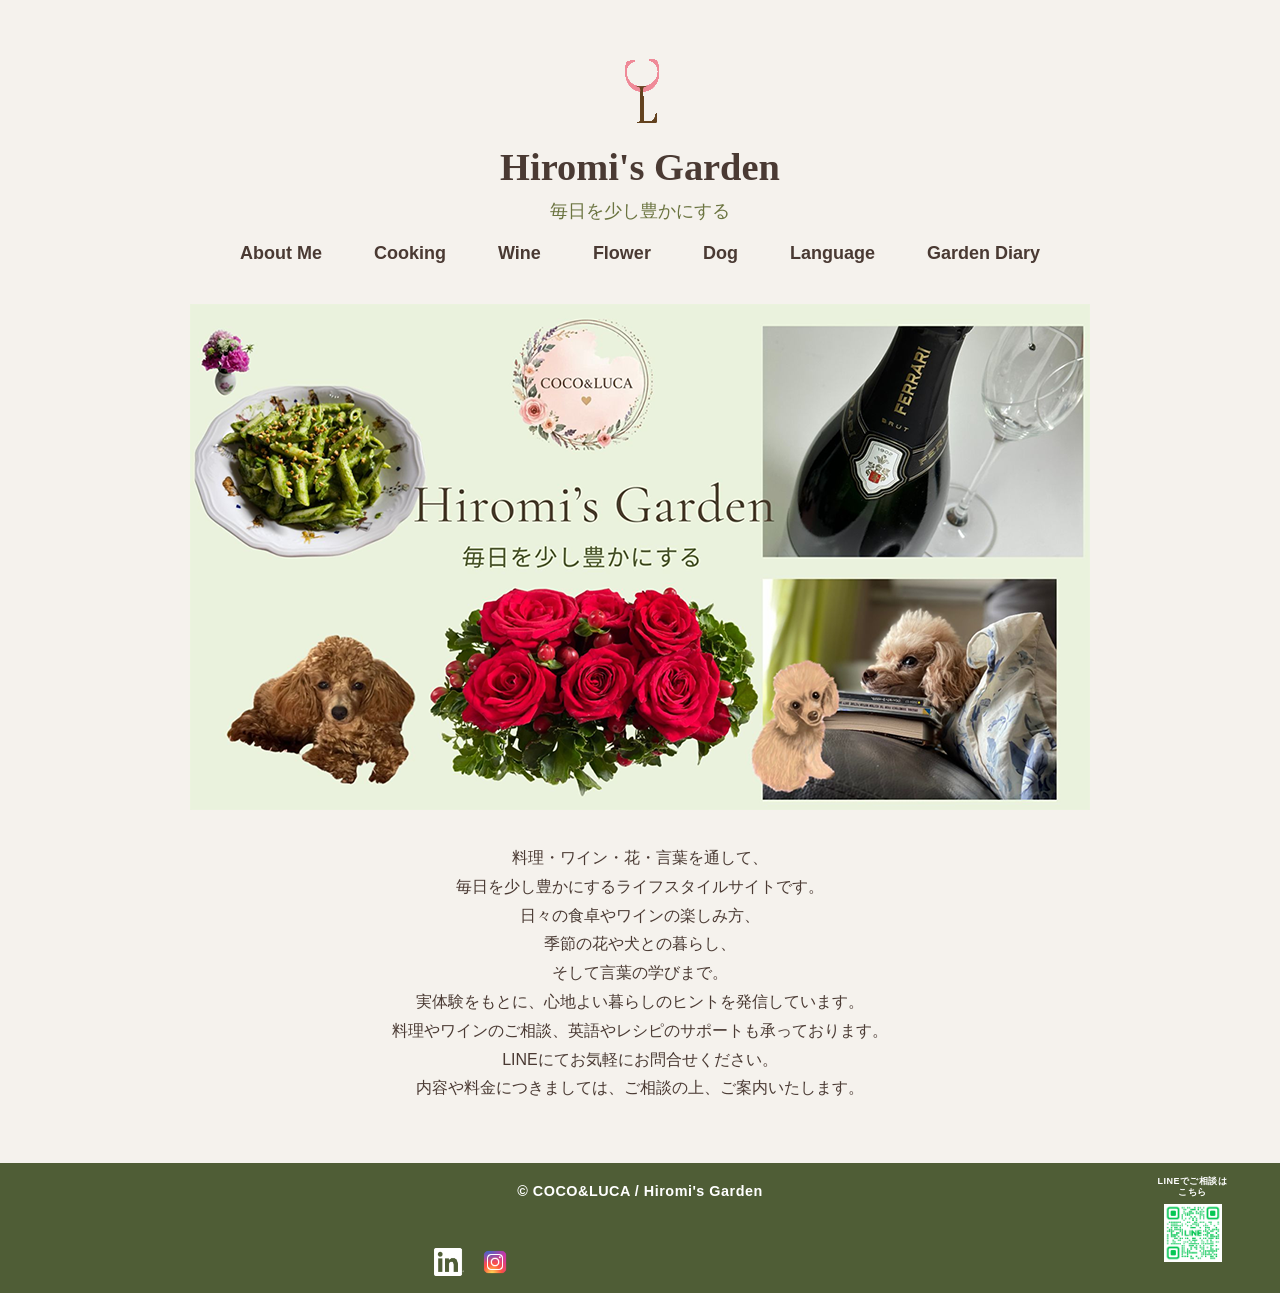
<file: index.html>
<!DOCTYPE html>
<html lang="ja">

<head>
  <meta charset="UTF-8">
  <meta name="viewport" content="width=device-width, initial-scale=1.0">
  <title>Hiromi's Garden</title>
  <link rel="stylesheet" href="reset.css">
  <link rel="stylesheet" href="style.css">
  <link rel="icon" href="favicon.png">
</head>

<body>


  <header>
    <div class="title-group">
      <img src="winelogo.png">
      <h1><a href="index.html">Hiromi's Garden</a></h1>
      <p>毎日を少し豊かにする</p>
    </div>
    <nav>
      <ul class="global-nav">
        <li><a href="aboutme.html">About Me</a></li>
        <li><a href="cooking.html">Cooking</a></li>
        <li><a href="wine.html">Wine</a></li>
        <li><a href="flower.html">Flower</a></li>
        <li><a href="dog.html">Dog</a></li>
        <li><a href="language.html">Language</a></li>
        <li><a href="gardendiary.html">Garden Diary</a></li>
      </ul>
    </nav>

  </header>

  <main>
    <section class="about-intro">
      <img src="Images/AboutMe/profile/hiromis-garden.png" alt="Hiromi's Gardenトップ画像">

      <div class="intro-text">
        <p>
          料理・ワイン・花・言葉を通して、<br>
          毎日を少し豊かにするライフスタイルサイトです。
        </p>

        <p>
          日々の食卓やワインの楽しみ方、<br>
          季節の花や犬との暮らし、<br>
          そして言葉の学びまで。
        </p>

        <p>
          実体験をもとに、心地よい暮らしのヒントを発信しています。
        </p>

        <p>
          料理やワインのご相談、英語やレシピのサポートも承っております。<br>
          LINEにてお気軽にお問合せください。<br>
          内容や料金につきましては、ご相談の上、ご案内いたします。

        </p>
      </div>

    </section>
  </main>




  <footer>
    <p class="copyright">
      © COCO&LUCA / Hiromi's Garden</p>

    <div class="line-box">
      <p>LINEでご相談はこちら</p>
      <img src="Images/AboutMe/lineqr.png">
    </div>

    <div class="sns-box">
      <a href="https://www.linkedin.com/in/%E6%B5%A9%E7%BE%8E-%E5%90%89%E7%94%B0-64b472148/" target="_blank">
        <img src="Images/AboutMe/LinkedInlogo.png" alt="LinkedIn">
      </a>

      <a href="https://www.instagram.com/chaneluna112/" target="_blank">
        <img src="Images/AboutMe/instagramlogo.png" alt="Instagram">
      </a>
    </div>
  </footer>

</body>

</html>
</file>
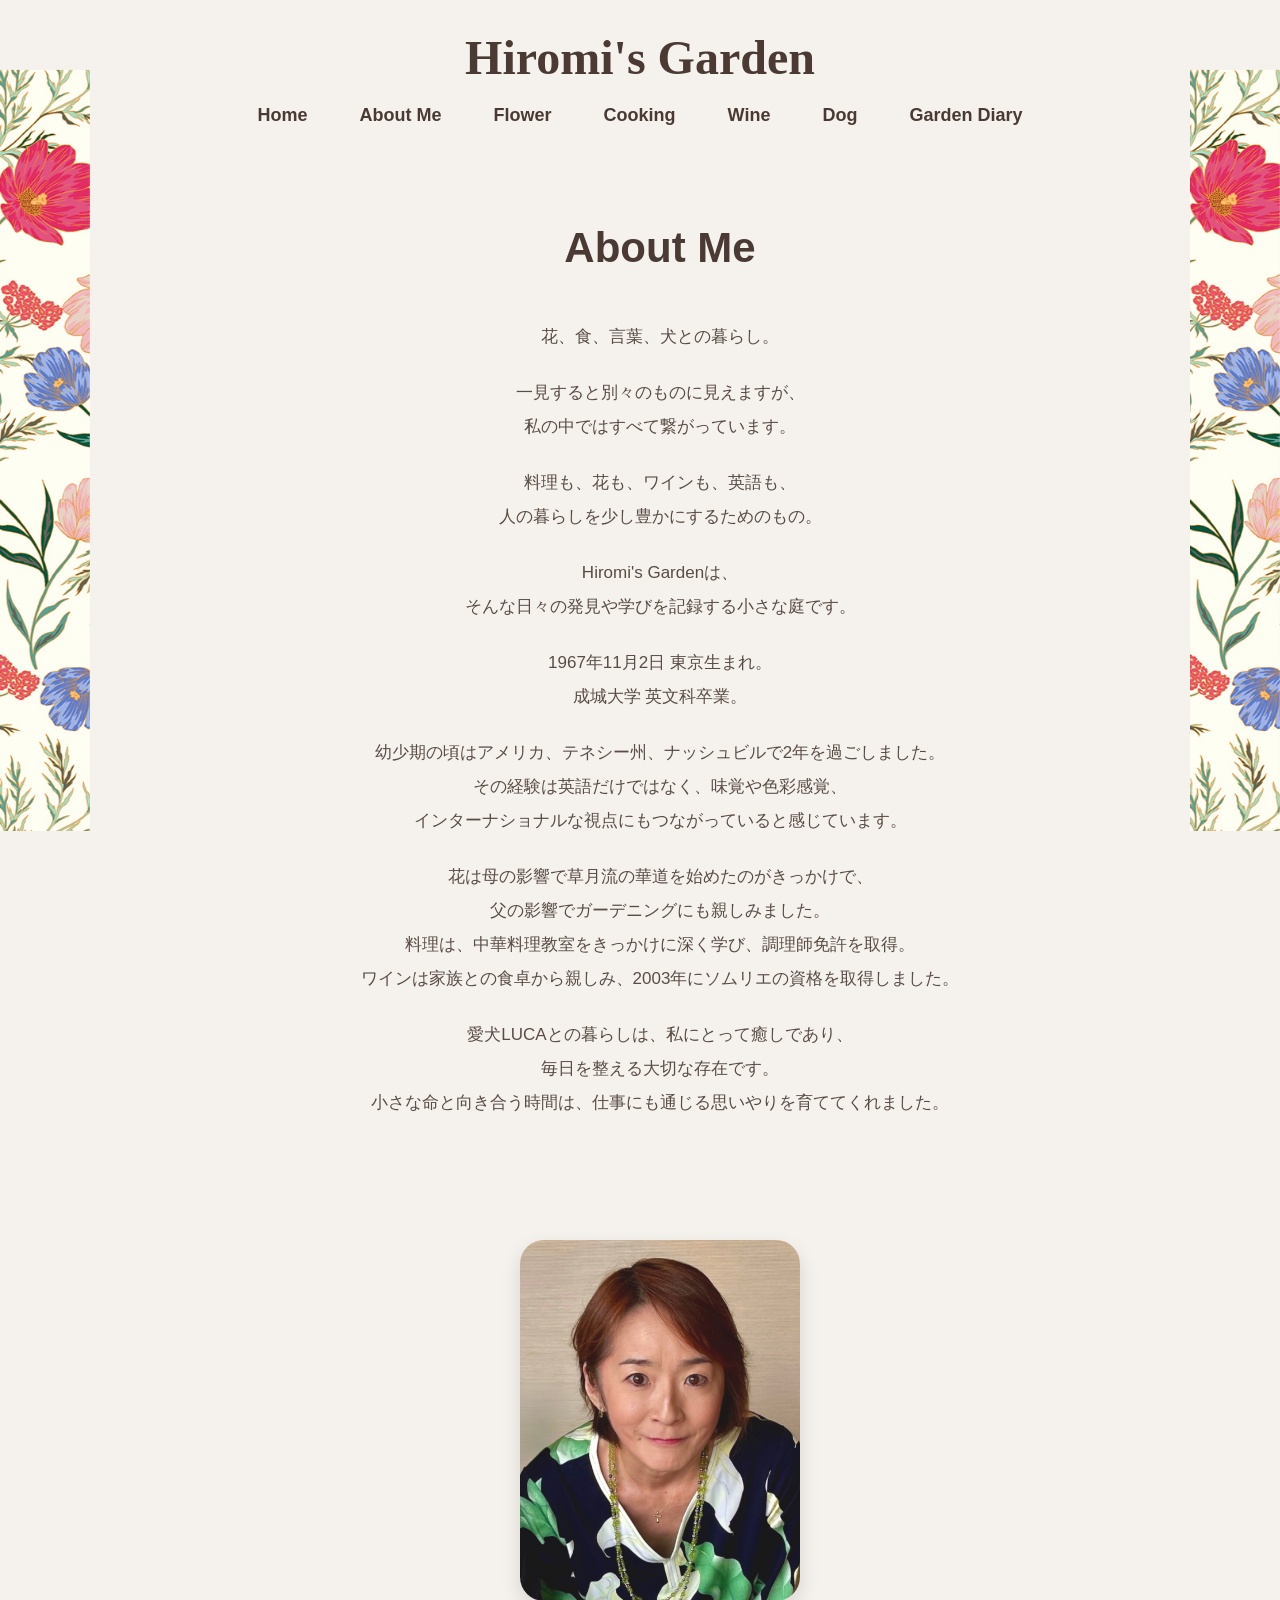
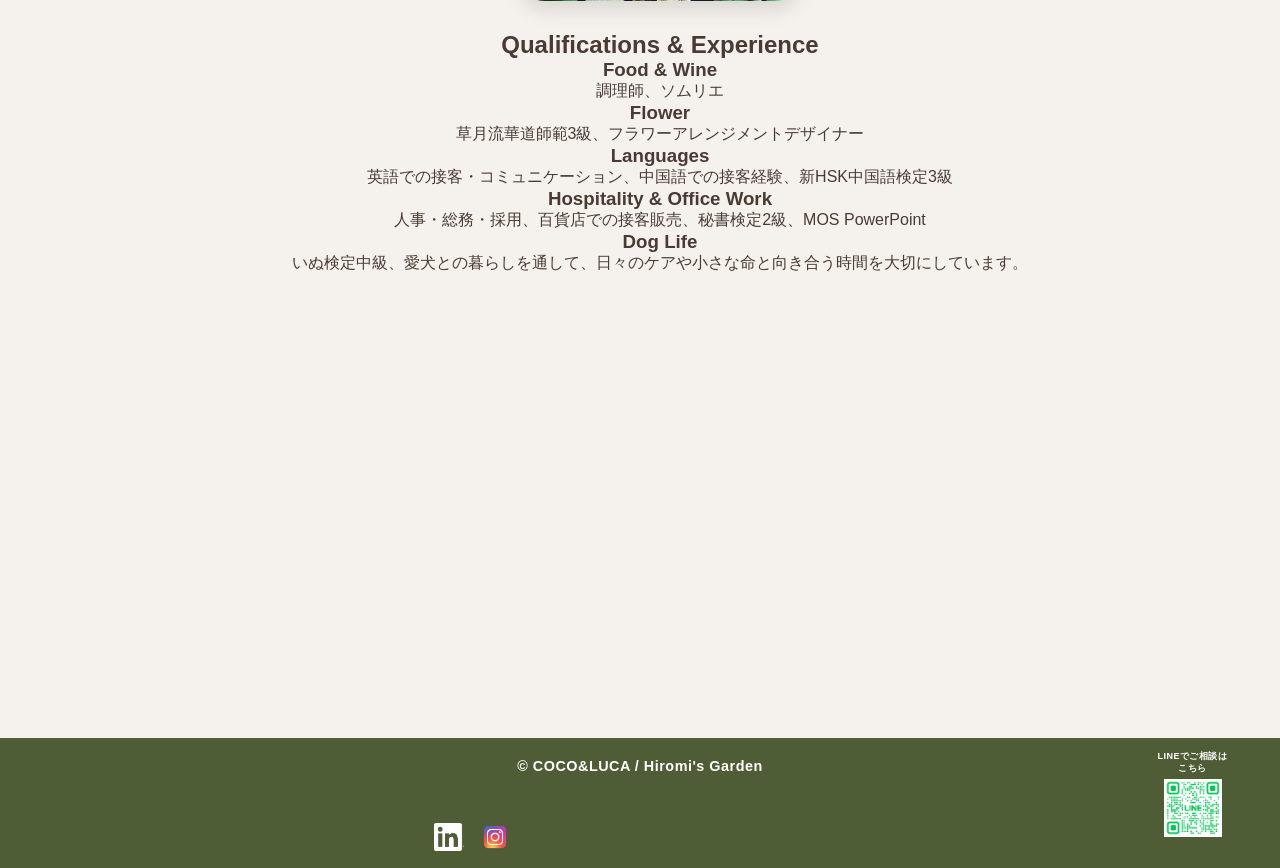
<file: aboutme.html>
<!DOCTYPE html>
<html lang="ja">

<head>
  <meta charset="UTF-8">
  <meta name="viewport" content="width=device-width, initial-scale=1.0">
  <link rel="stylesheet" href="reset.css">
  <link rel="stylesheet" href="style.css">
  <link rel="icon" href="favicon-winelogo.png">
  <title>About Me</title>
</head>

<body>
  <div class="side-flower-left"></div>
  <div class="side-flower-right"></div>

  <header class="sub-header">
    <h1><a href="index.html">Hiromi's Garden</a></h1>
    <nav>
      <ul class="global-nav">
        <li><a href="index.html">Home</a></li>
        <li><a href="aboutme.html">About Me</a></li>
        <li><a href="flower.html">Flower</a></li>
        <li><a href="cooking.html">Cooking</a></li>
        <li><a href="wine.html">Wine</a></li>
        <li><a href="dog.html">Dog</a></li>
        <li><a href="gardendiary.html">Garden Diary</a></li>
      </ul>
    </nav>
  </header>

  <main>
     <section class="about">
    <div class="about-text">
      <h2>About Me</h2>

      <p>花、食、言葉、犬との暮らし。</p>

      <p>一見すると別々のものに見えますが、<br>
        私の中ではすべて繋がっています。</p>

      <p>料理も、花も、ワインも、英語も、<br>
      人の暮らしを少し豊かにするためのもの。
    </p>

    <p>Hiromi's Gardenは、<br>
      そんな日々の発見や学びを記録する小さな庭です。</p>


      <p>1967年11月2日 東京生まれ。<br>
        成城大学 英文科卒業。</p>

      <p>幼少期の頃はアメリカ、テネシー州、ナッシュビルで2年を過ごしました。<br>
        その経験は英語だけではなく、味覚や色彩感覚、<br>インターナショナルな視点にもつながっていると感じています。</p>

      <p>花は母の影響で草月流の華道を始めたのがきっかけで、<br>父の影響でガーデニングにも親しみました。<br>
        料理は、中華料理教室をきっかけに深く学び、調理師免許を取得。<br>
        ワインは家族との食卓から親しみ、2003年にソムリエの資格を取得しました。</p>

      <p>
        愛犬LUCAとの暮らしは、私にとって癒しであり、<br>毎日を整える大切な存在です。<br>
        小さな命と向き合う時間は、仕事にも通じる思いやりを育ててくれました。
      </p>
    </div>

    <div class="about-photo">
      <img src="Images/AboutMe/profile/profile.jpeg" class="profile-img" alt="Hiromi profile">
    </div>

    <section class="career">
      <h2>Qualifications & Experience</h2>

      <h3>Food & Wine</h3>
      <p>調理師、ソムリエ</p>

      <h3>Flower</h3>
      <p>草月流華道師範3級、フラワーアレンジメントデザイナー</p>

      <h3>Languages</h3>
      <p>英語での接客・コミュニケーション、中国語での接客経験、新HSK中国語検定3級</p>

      <h3>Hospitality & Office Work</h3>
      <p>人事・総務・採用、百貨店での接客販売、秘書検定2級、MOS PowerPoint</p>

      <h3>Dog Life</h3>
      <p>いぬ検定中級、愛犬との暮らしを通して、日々のケアや小さな命と向き合う時間を大切にしています。</p>
    </section>
      
      

    <div class="about-video">
      <iframe width="560" height="315"
      src="https://www.youtube.com/embed/nL1NaEQxFpc"
      title="Draw My Life"
      frameborder="0"
      allowfullscreen>
      </iframe>
    </div>
    </section>
  </main>

  <footer>
    <p>© COCO&LUCA / Hiromi's Garden</p>

    <div class="line-box">
    <p>LINEでご相談はこちら</p>
    <img src="Images/AboutMe/lineqr.png">
    </div>

      <div class="sns-box">
      <a href="https://www.linkedin.com/in/%E6%B5%A9%E7%BE%8E-%E5%90%89%E7%94%B0-64b472148/" target="_blank">
        <img src="Images/AboutMe/LinkedInlogo.png" alt="LinkedIn">
      </a>

      <a href="https://www.instagram.com/chaneluna112/" target="_blank">
        <img src="Images/AboutMe/instagramlogo.png" alt="Instagram">
      </a>
    </div>
  </footer>

</body>

</html>
</file>
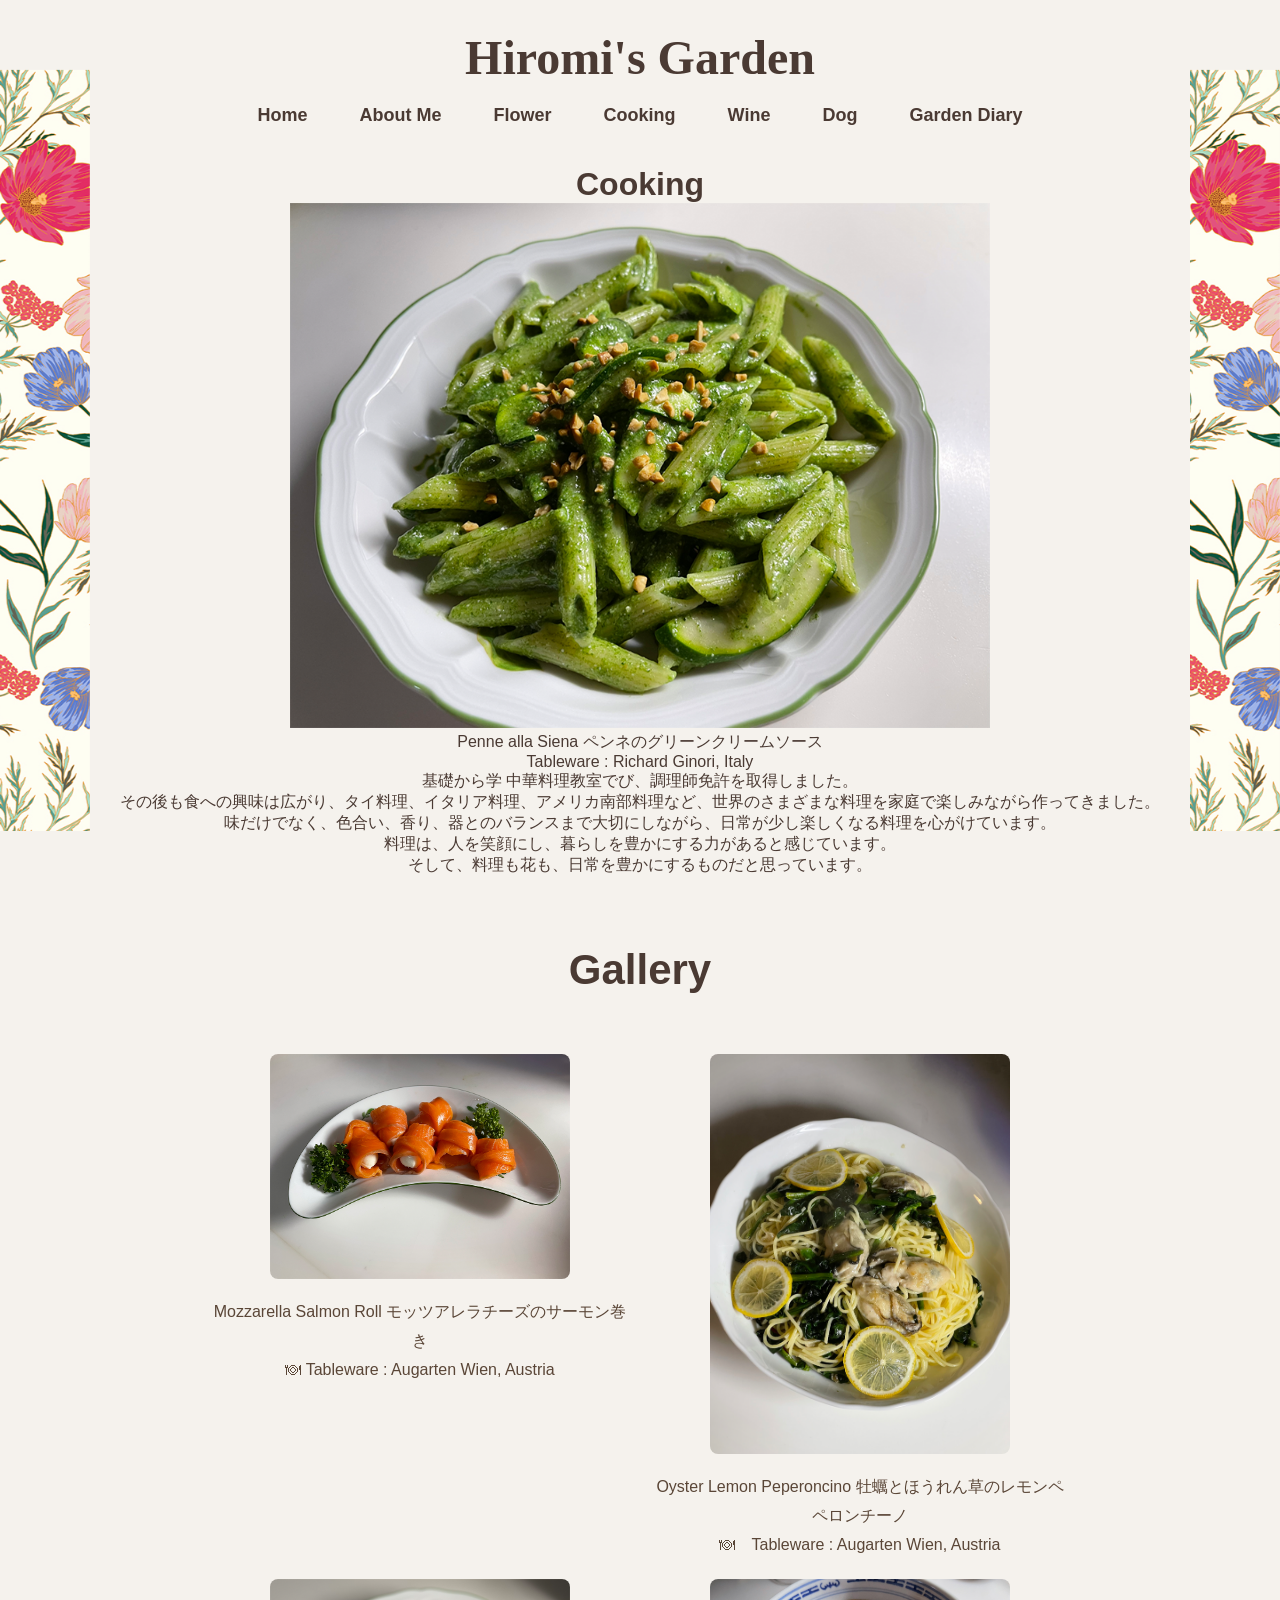
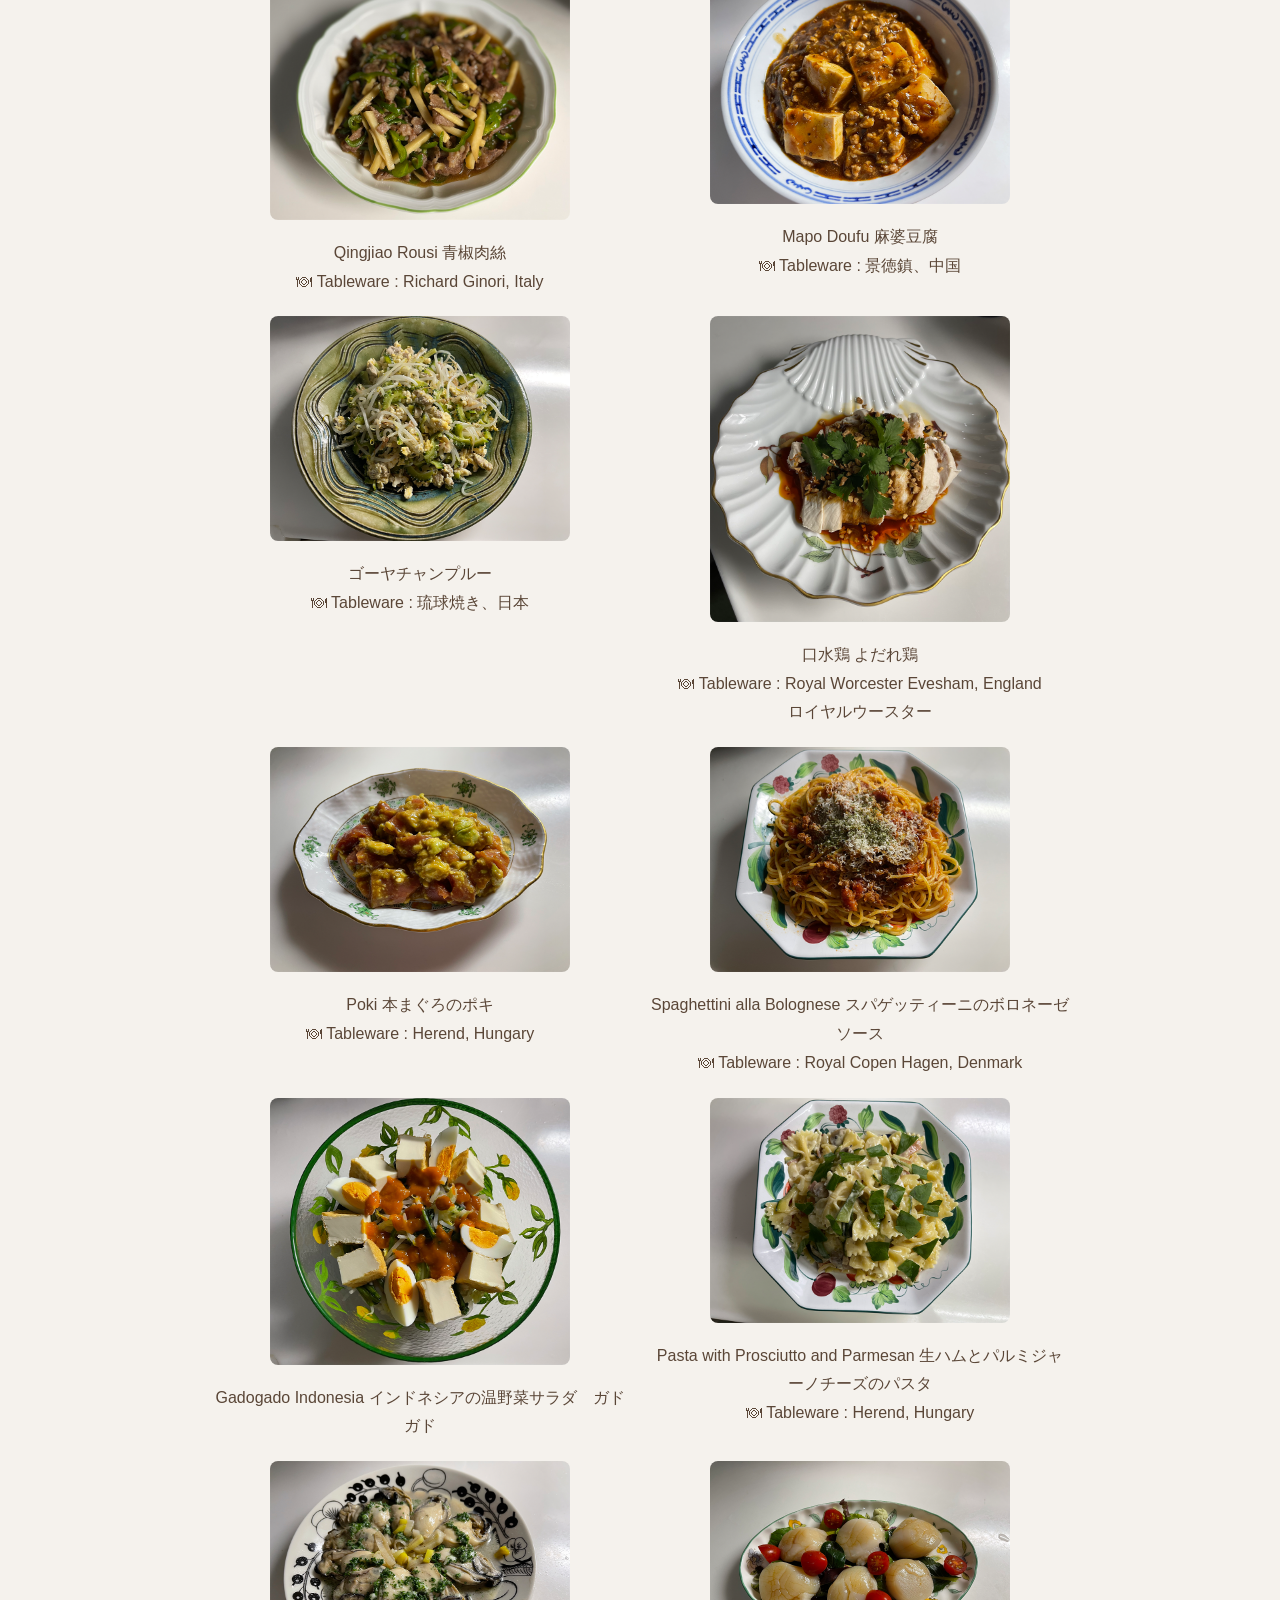
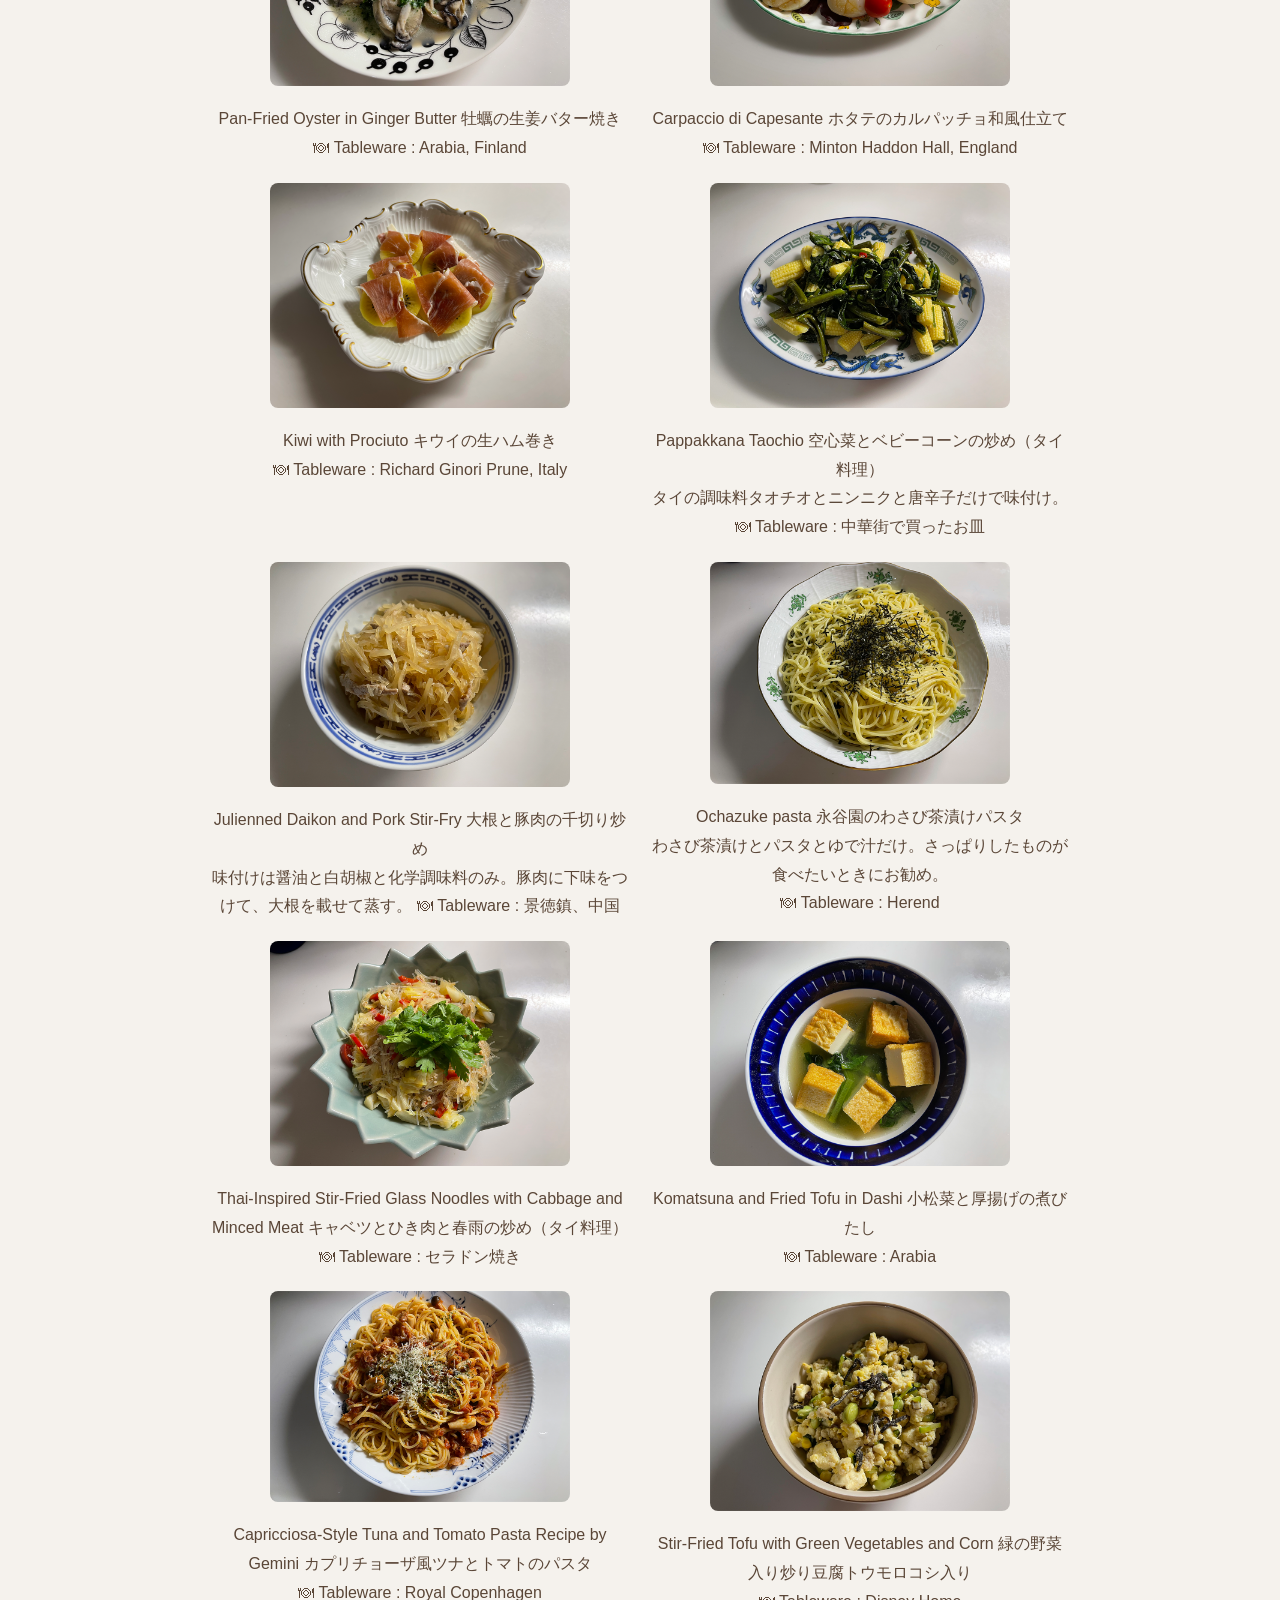
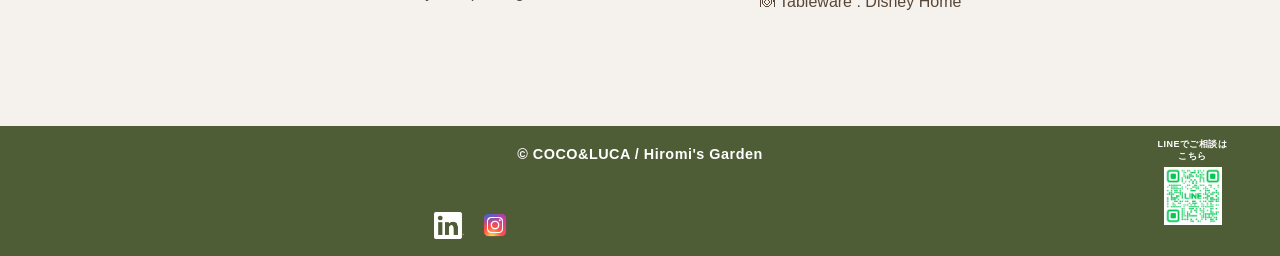
<file: cooking.html>
<!DOCTYPE html>
<html lang="ja">

<head>
  <meta charset="UTF-8">
  <meta name="viewport" content="width=device-width, initial-scale=1.0">
  <title>Cooking</title>
  <link rel="stylesheet" href="reset.css">
  <link rel="stylesheet" href="style.css">
  <link rel="icon" href="favicon-catorary.png">
</head>

<body>
  <div class="side-flower-left"></div>
  <div class="side-flower-right"></div>

  <header class="sub-header">
    <h1><a href="index.html">Hiromi's Garden</a></h1>
    <nav>
      <ul class="global-nav">
        <li><a href="index.html">Home</a></li>
        <li><a href="aboutme.html">About Me</a></li>
        <li><a href="flower.html">Flower</a></li>
        <li><a href="cooking.html">Cooking</a></li>
        <li><a href="wine.html">Wine</a></li>
        <li><a href="dog.html">Dog</a></li>
        <li><a href="gardendiary.html">Garden Diary</a></li>
      </ul>
    </nav>
  </header>

  <h1>Cooking</h1>
  <img src="Images/料理/spinachcheese.png" width="700px" height="auto" alt="ペンネのクリームソース">
  <p class="caption">
    Penne alla Siena ペンネのグリーンクリームソース<br>
    Tableware : Richard Ginori, Italy
  </p>

  <p>基礎から学 中華料理教室でび、調理師免許を取得しました。</p>
  <p>その後も食への興味は広がり、タイ料理、イタリア料理、アメリカ南部料理など、世界のさまざまな料理を家庭で楽しみながら作ってきました。</p>
  <p>
    味だけでなく、色合い、香り、器とのバランスまで大切にしながら、日常が少し楽しくなる料理を心がけています。<br>
    料理は、人を笑顔にし、暮らしを豊かにする力があると感じています。<br>
    そして、料理も花も、日常を豊かにするものだと思っています。
  </p>

  <section class="cooking-gallery">
    <h2>Gallery</h2>

    <div class="gallery-grid">

      <figure class="gallery-item">
        <img src="Images/料理/mozzarerasaumon.png" width="400px" height="auto" alt="モッツアレラチーズのサーモン巻き">
        <figcaption>Mozzarella Salmon Roll モッツアレラチーズのサーモン巻き<br>
         🍽 Tableware : Augarten Wien, Austria
        </figcaption>
      </figure>

      <figure class="gallery-item">
        <img src="Images/料理/oysterpastalemon.png" width="400px" height="auto" alt="牡蠣のレモンパスタ">
        <figcaption>Oyster Lemon Peperoncino 牡蠣とほうれん草のレモンペペロンチーノ<br>
          🍽　Tableware : Augarten Wien, Austria
        </figcaption>
      </figure>

      <figure class="gallery-item">
        <img src="Images/料理/青椒肉絲.png" width="400px" height="auto" alt="青椒肉絲">
        <figcaption>Qingjiao Rousi 青椒肉絲<br>
         🍽 Tableware : Richard Ginori, Italy
        </figcaption>
      </figure>

      <figure class="gallery-item">
        <img src="Images/料理/ma_bodoufu.png" width="400px" height="auto" alt="麻婆豆腐">
        <figcaption>Mapo Doufu 麻婆豆腐<br>
         🍽 Tableware : 景徳鎮、中国
        </figcaption>
      </figure>

      <figure class="gallery-item">
        <img src="Images/料理/goyachamplu.png" width="400px" height="auto" alt="ゴーヤチャンプルー">
        <figcaption>ゴーヤチャンプルー<br>
         🍽 Tableware : 琉球焼き、日本
        </figcaption>
      </figure>

      <figure class="gallery-item">
        <img src="Images/料理/yodaredori.png" width="400px" height="auto" alt="よだれ鶏">
        <figcaption>口水鶏 よだれ鶏<br>
         🍽 Tableware : Royal Worcester Evesham, England<br> ロイヤルウースター
        </figcaption>
      </figure>

      <figure class="gallery-item">
        <img src="Images/料理/poki.png" width="400px" height="auto" alt="本まぐろのポキ">
        <figcaption>Poki 本まぐろのポキ<br>
         🍽 Tableware : Herend, Hungary
        </figcaption>
      </figure>

      <figure class="gallery-item">
        <img src="Images/料理/bolognese.png" width="400px" height="auto" alt="スパゲッティーニ　ボロネーゼ">
        <figcaption>Spaghettini alla Bolognese スパゲッティーニのボロネーゼソース<br>
         🍽 Tableware : Royal Copen Hagen, Denmark
        </figcaption>
      </figure>

      <figure class="gallery-item">
        <img src="Images/料理/gadogado.png" width="400px" height="auto" alt="ガドガド">
        <figcaption>Gadogado Indonesia インドネシアの温野菜サラダ　ガドガド<br>
        </figcaption>
      </figure>

      <figure class="gallery-item">
        <img src="Images/料理/falfalleallaprosciutto.png" width="400px" height="auto" alt="生ハムとマッシュルームのパスタ">
        <figcaption>Pasta with Prosciutto and Parmesan 生ハムとパルミジャーノチーズのパスタ<br>
         🍽 Tableware : Herend, Hungary
        </figcaption>
      </figure>

      <figure class="gallery-item">
        <img src="Images/料理/oysterarabia.png" width="400px" height="auto" alt="牡蠣の生姜バター焼き">
        <figcaption>Pan-Fried Oyster in Ginger Butter 牡蠣の生姜バター焼き<br>
         🍽 Tableware : Arabia, Finland
        </figcaption>
      </figure>

      <figure class="gallery-item">
        <img src="Images/料理/hotate.png" width="400px" height="auto" alt="ホタテのカルパッチョ">
        <figcaption>Carpaccio di Capesante ホタテのカルパッチョ和風仕立て<br>
         🍽 Tableware : Minton Haddon Hall, England
        </figcaption>
      </figure>
    
  
  <figure class="gallery-item">
        <img src="Images/料理/proscutokiwi.png" width="400px" height="auto" alt="生ハムとキウイ">
        <figcaption>Kiwi with Prociuto キウイの生ハム巻き<br>
         🍽 Tableware : Richard Ginori Prune, Italy
        </figcaption>
      </figure>

  <figure class="gallery-item">
        <img src="Images/pappakkanataochio.png" width="400px" height="auto" alt="空心菜とベビーコーンのタイ風炒め">
        <figcaption>Pappakkana Taochio   空心菜とベビーコーンの炒め（タイ料理）<br>
          タイの調味料タオチオとニンニクと唐辛子だけで味付け。
         🍽 Tableware : 中華街で買ったお皿
        </figcaption>
      </figure>

     <figure class="gallery-item">
        <img src="Images/料理/daikon.png" width="400px" height="auto" alt="大根と豚肉の千切り炒め">
        <figcaption>Julienned Daikon and Pork Stir-Fry   大根と豚肉の千切り炒め<br>
          味付けは醤油と白胡椒と化学調味料のみ。豚肉に下味をつけて、大根を載せて蒸す。
         🍽 Tableware : 景徳鎮、中国
        </figcaption>
      </figure> 

      <figure class="gallery-item">
        <img src="Images/料理/wasabichazukepasta.png" width="400px" height="auto" alt="わさび茶漬けパスタ">
        <figcaption>Ochazuke pasta   永谷園のわさび茶漬けパスタ<br>
          わさび茶漬けとパスタとゆで汁だけ。さっぱりしたものが食べたいときにお勧め。<br>
         🍽 Tableware : Herend
        </figcaption>
      </figure>

      <figure class="gallery-item">
        <img src="Images/料理/kyabetutohikiniku.png" width="400px" height="auto" alt="キャベツと鶏ひき肉の炒め">
        <figcaption>Thai-Inspired Stir-Fried Glass Noodles with Cabbage and Minced Meat   キャベツとひき肉と春雨の炒め（タイ料理）<br>
         🍽 Tableware : セラドン焼き
        </figcaption>
      </figure>
      
      <figure class="gallery-item">
        <img src="Images/料理/komatsunatoatsuage.png" width="400px" height="auto" alt="小松菜と厚揚げの煮びたし">
        <figcaption>Komatsuna and Fried Tofu in Dashi   小松菜と厚揚げの煮びたし<br>
         🍽 Tableware : Arabia
        </figcaption>
      </figure>

       <figure class="gallery-item">
        <img src="Images/料理/capricciosa.png" width="400px" height="auto" alt="カプリチョーザ風ツナとトマトのパスタ">
        <figcaption>Capricciosa-Style Tuna and Tomato Pasta  Recipe by Gemini   カプリチョーザ風ツナとトマトのパスタ<br>
         🍽 Tableware : Royal Copenhagen
        </figcaption>
      </figure>
      
      <figure class="gallery-item">
        <img src="Images/料理/midorinoiridoufu.png" width="400px" height="auto" alt="緑の炒り豆腐トウモロコシ入り">
        <figcaption>Stir-Fried Tofu with Green Vegetables and Corn   緑の野菜入り炒り豆腐トウモロコシ入り<br>
         🍽 Tableware : Disney Home
        </figcaption>
      </figure>
</div>
</section>

  
  <footer>
    <p>© COCO&LUCA / Hiromi's Garden</p>
    <div class="line-box">
      <p>LINEでご相談はこちら</p>
      <img src="Images/AboutMe/lineqr.png" class="line-qr">
    </div>

    <div class="sns-box">
      <a href="https://www.linkedin.com/in/%E6%B5%A9%E7%BE%8E-%E5%90%89%E7%94%B0-64b472148/" target="_blank">
        <img src="Images/AboutMe/LinkedInlogo.png" alt="LinkedIn">
      </a>

      <a href="https://www.instagram.com/chaneluna112/" target="_blank">
        <img src="Images/AboutMe/instagramlogo.png" alt="Instagram">
      </a>
    </div>
  </footer>


</body>

</html>
</file>
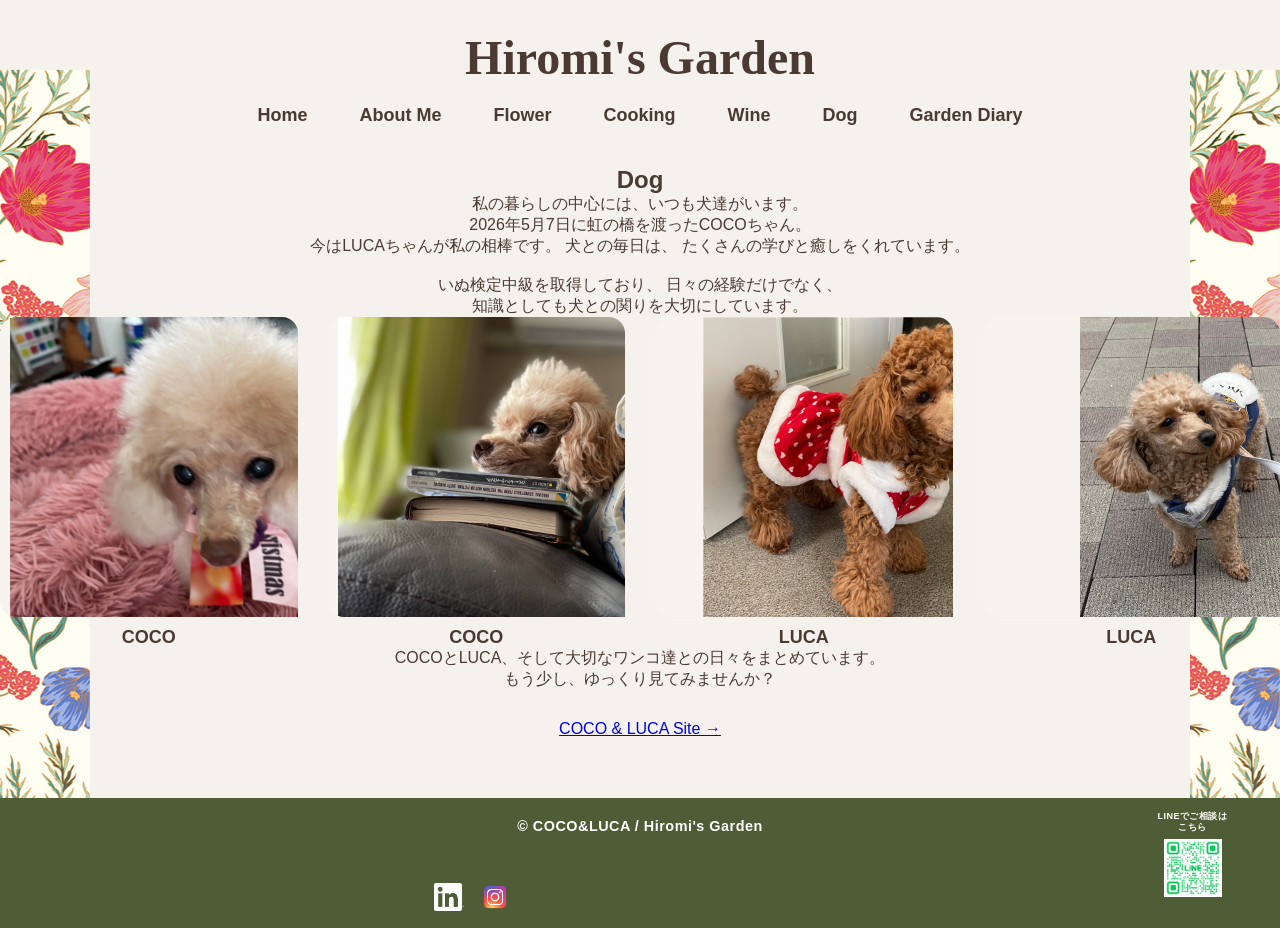
<file: dog.html>
<!DOCTYPE html>
<html lang="ja">
<head>
  <meta charset="UTF-8">
  <meta name="viewport" content="width=device-width, initial-scale=1.0">
   <link rel="stylesheet" href="reset.css">   
  <link rel="stylesheet" href="style.css">
  <link rel="icon" href="favicon.png">

  <title>Dog</title>
</head>

<body>
  <div class="side-flower-left"></div>
  <div class="side-flower-right"></div>
  
   <header class="sub-header">
  <h1><a href="index.html">Hiromi's Garden</a></h1>
  <nav>
    <ul class="global-nav">
      <li><a href="index.html">Home</a></li>
      <li><a href="aboutme.html">About Me</a></li>
      <li><a href="flower.html">Flower</a></li>
      <li><a href="cooking.html">Cooking</a></li>
      <li><a href="wine.html">Wine</a></li>
      <li><a href="dog.html">Dog</a></li>
      <li><a href="gardendiary.html">Garden Diary</a></li>
    </ul>
  </nav>
</header>

<main>
  <section class="dog-intro">
    <h1>Dog</h1>
    <p>
      私の暮らしの中心には、いつも犬達がいます。<br>
      2026年5月7日に虹の橋を渡ったCOCOちゃん。<br>
      今はLUCAちゃんが私の相棒です。
      犬との毎日は、
      たくさんの学びと癒しをくれています。<br><br>

      いぬ検定中級を取得しており、
      日々の経験だけでなく、<br>
      知識としても犬との関りを大切にしています。

    </p>
  </section>

  <section class="dog-gallery">
    <figure>
    <img src="Images/DOG/DOG/COCO2024.12.png"  width="400px" height="auto" alt="COCO">
    <figcaption>COCO</figcaption>
    </figure>
     <figure>
    <img src="Images/DOG/DOG/onthebook.png" width="400px" height="auto" alt="COCO">
    <figcaption>COCO</figcaption>
    </figure>
    <figure>
    <img src="Images/DOG/DOG/lucaxmas1.png" width="400px" height="auto" alt="LUCA">
    <figcaption>LUCA</figcaption>
    </figure>
    <figure>
      <img src="Images/DOG/DOG/atultraman.png" width="400px" height="auto" alt="LUCA">
    <figcaption>LUCA</figcaption>
    </figure>
  </section>

  <p>COCOとLUCA、そして大切なワンコ達との日々をまとめています。<br>
  もう少し、ゆっくり見てみませんか？</p>

  <section class="dog-link">
    <a href="https://chaneluna112.github.io/coco-luca/" target="_blank" c.ass="dog-btn">
      COCO & LUCA Site →
    </a>
  </section>
</main>

 <footer>
    <p>© COCO&LUCA / Hiromi's Garden</p>

    <div class="line-box">
    <p>LINEでご相談はこちら</p>
    <img src="Images/AboutMe/lineqr.png">
    </div>

      <div class="sns-box">
      <a href="https://www.linkedin.com/in/%E6%B5%A9%E7%BE%8E-%E5%90%89%E7%94%B0-64b472148/" target="_blank">
        <img src="Images/AboutMe/LinkedInlogo.png" alt="LinkedIn">
      </a>

      <a href="https://www.instagram.com/chaneluna112/" target="_blank">
        <img src="Images/AboutMe/instagramlogo.png" alt="Instagram">
      </a>
    </div>
  </footer>

  
</body>
</html>
</file>
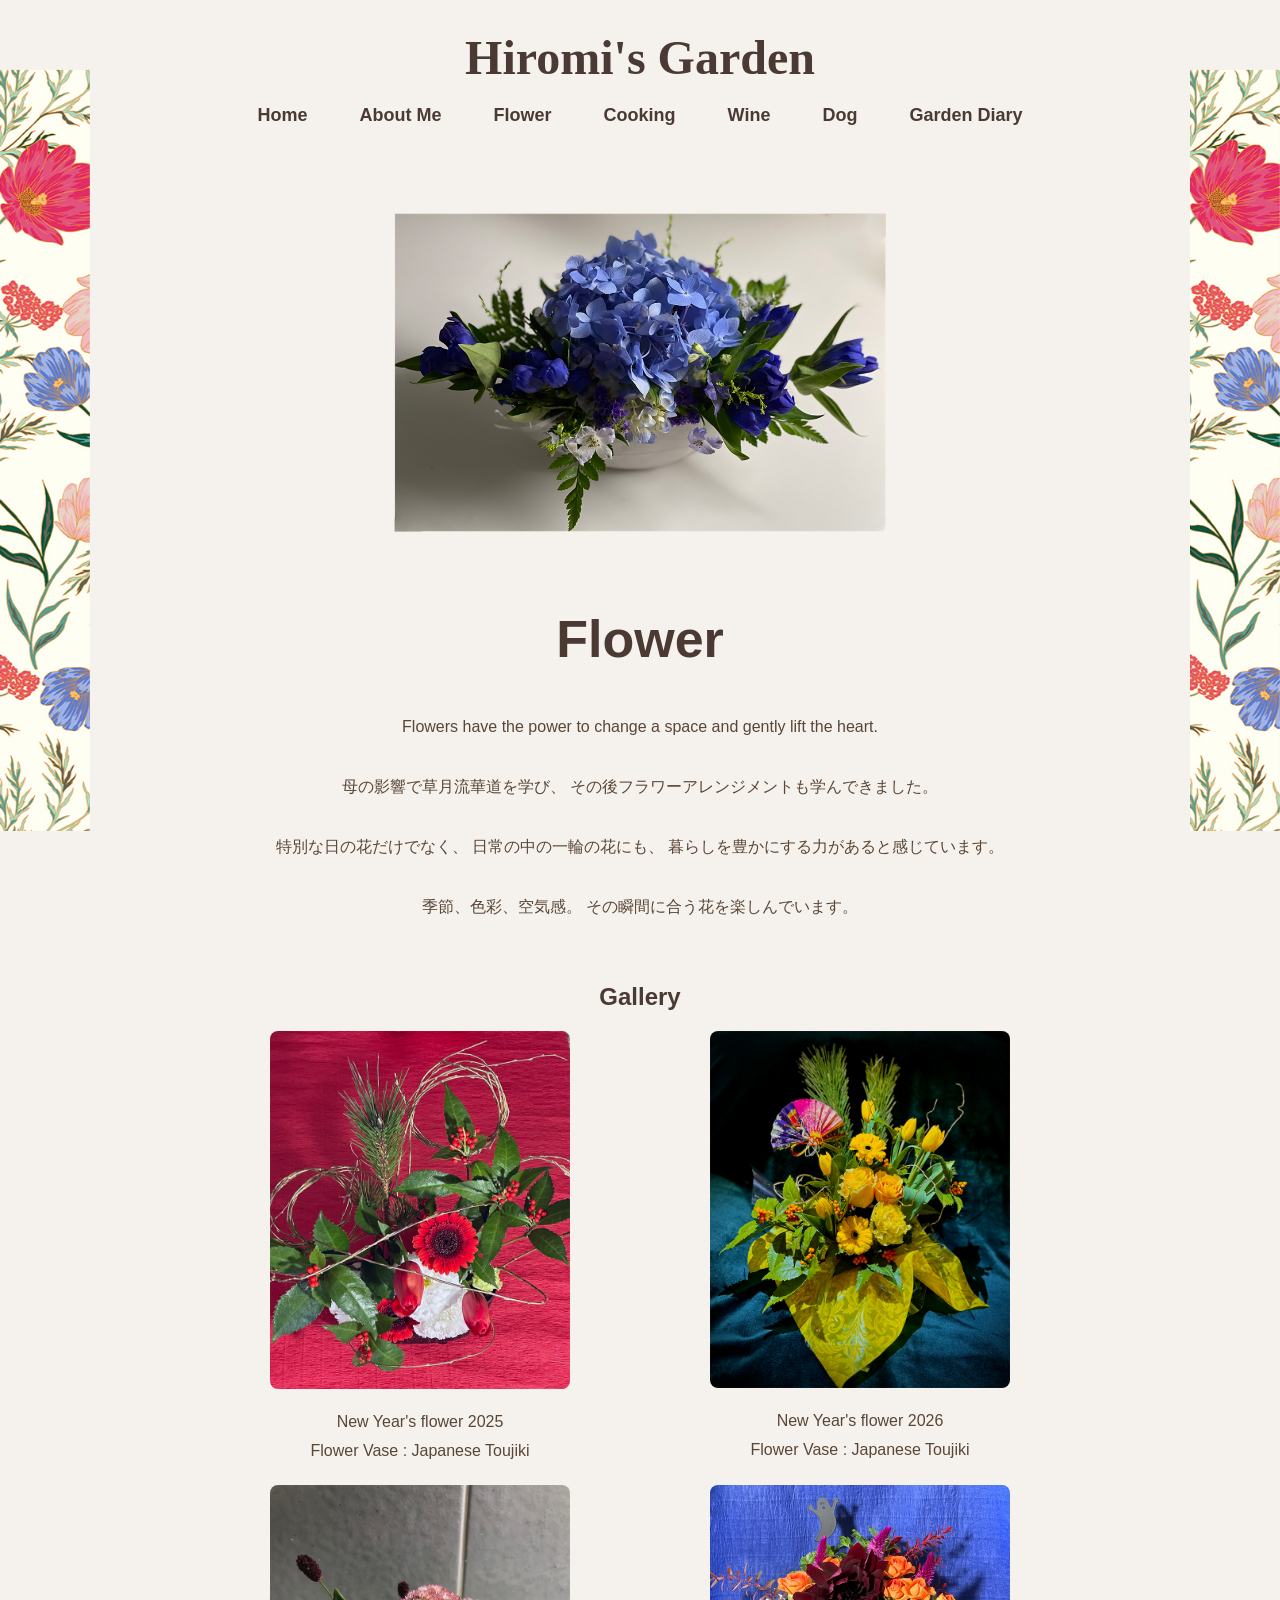
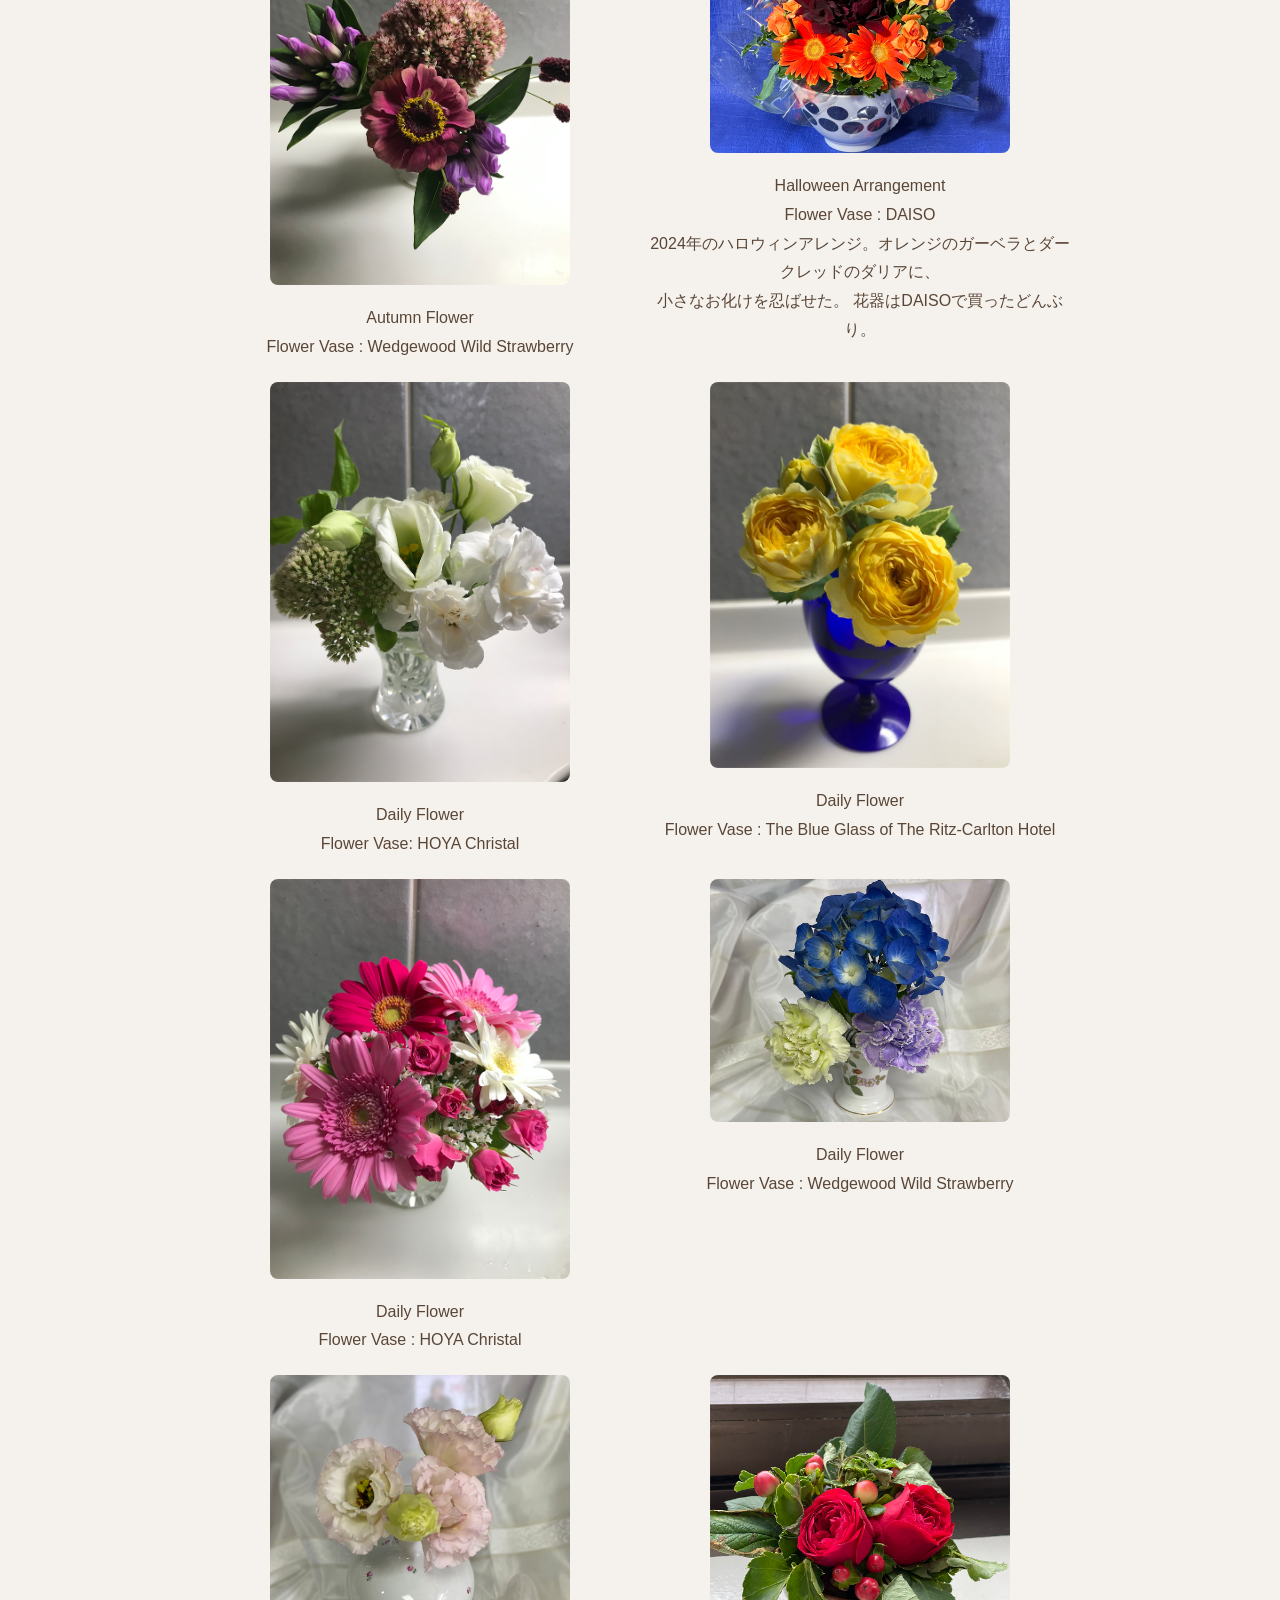
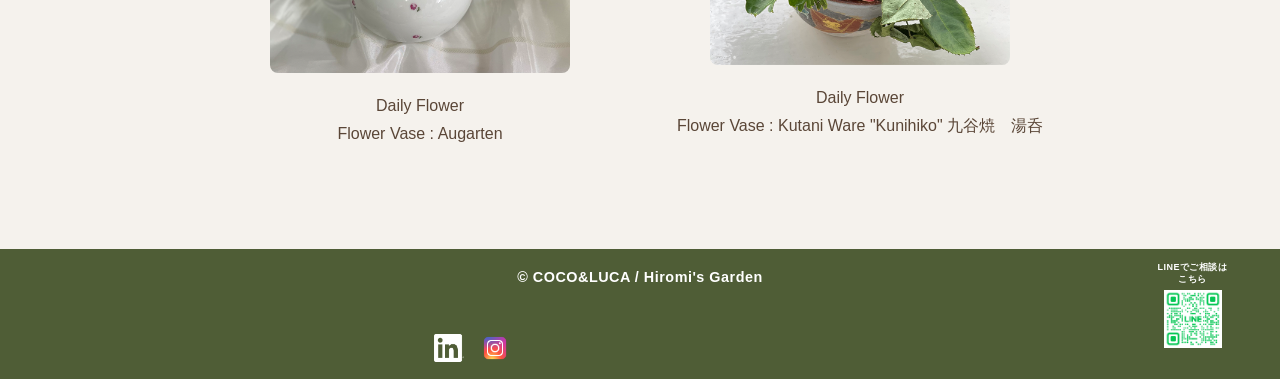
<file: flower.html>
<!DOCTYPE html>
<html lang="ja">

<head>
  <meta charset="UTF-8">
  <meta name="viewport" content="width=device-width, initial-scale=1.0">
  <title>Flower</title>
   <link rel="stylesheet" href="reset.css">
  <link rel="stylesheet" href="style.css">
  <link rel="icon" href="favicon-himawari.png">
</head>

<body>
  <div class="side-flower-left"></div>
  <div class="side-flower-right"></div>

  <header class="sub-header">
    <h1><a href="index.html">Hiromi's Garden</a></h1>
    <nav>
      <ul class="global-nav">
        <li><a href="index.html">Home</a></li>
        <li><a href="aboutme.html">About Me</a></li>
        <li><a href="flower.html">Flower</a></li>
        <li><a href="cooking.html">Cooking</a></li>
        <li><a href="wine.html">Wine</a></li>
        <li><a href="dog.html">Dog</a></li>
        <li><a href="gardendiary.html">Garden Diary</a></li>
      </ul>
    </nav>
  </header>
  <main>

    <section class="flower-hero">
      <img src="Images/Flower/ajisairindou_shuusei.png" alt="Blue Arrangement">
    </section>


    <section class="flower-intro">
      <h2>Flower</h2>

      <p>
        Flowers have the power to change a space
        and gently lift the heart.
      </p>

      <p>
        母の影響で草月流華道を学び、
        その後フラワーアレンジメントも学んできました。
      </p>

      <p>
        特別な日の花だけでなく、
        日常の中の一輪の花にも、
        暮らしを豊かにする力があると感じています。
      </p>

      <p>
        季節、色彩、空気感。
        その瞬間に合う花を楽しんでいます。
      </p>
    </section>
    <section class="flower-gallery">
      <h2>Gallery</h2>

      <div class="gallery-grid">

        <figure class="gallery-item">
          <img src="Images/Flower/2025newyear.png" width="400px" height="auto" alt="2025年のお正月">
          <figcaption>New Year's flower 2025<br>
            Flower Vase : Japanese Toujiki
          </figcaption>
        </figure>

        <figure class="gallery-item">
          <img src="Images/Flower/2026newyear.png" width="400px" height="auto" alt="2026年のお正月">
          <figcaption>New Year's flower 2026<br>
            Flower Vase : Japanese Toujiki
          </figcaption>
        </figure>

        <figure class="gallery-item">
          <img src="Images/Flower/akinohana.png" width="400px" height="auto" alt="秋の花">
          <figcaption>Autumn Flower<br>
            Flower Vase : Wedgewood Wild Strawberry
          </figcaption>
        </figure>

        <figure class="gallery-item">
          <img src="Images/Flower/2024halloween.jpeg" width="400px" height="auto" alt="halloween">
          <figcaption>Halloween Arrangement<br>
            Flower Vase : DAISO<br>
            2024年のハロウィンアレンジ。オレンジのガーベラとダークレッドのダリアに、<br>
            小さなお化けを忍ばせた。
            花器はDAISOで買ったどんぶり。
          </figcaption>
        </figure>

        <figure class="gallery-item">
          <img src="Images/Flower/torukokikyou.png" width="400px" height="auto" alt="Daily flower">
          <figcaption>Daily Flower<br>
            Flower Vase: HOYA Christal
          </figcaption>
        </figure>

        <figure class="gallery-item">
          <img src="Images/Flower/yellowroseblueglass.png" width="400px" height="auto" alt="Daily flower">
          <figcaption>Daily Flower<br>
            Flower Vase : The Blue Glass of The Ritz-Carlton Hotel
          </figcaption>
        </figure>

        <figure class="gallery-item">
          <img src="Images/Flower/rose_garbera.png" width="400px" height="auto" alt="Daily flower">
          <figcaption>Daily Flower<br>
            Flower Vase : HOYA Christal
          </figcaption>
        </figure>

        <figure class="gallery-item">
          <img src="Images/Flower/ajisaicarnation.png" width="400px" height="auto" alt="Daily flower">
          <figcaption>Daily Flower<br>
            Flower Vase : Wedgewood Wild Strawberry
          </figcaption>
        </figure>

        <figure class="gallery-item">
          <img src="Images/Flower/pinktorukokikyou.png" width="400px" height="auto" alt="Daily flower">
          <figcaption>Daily Flower<br>
            Flower Vase : Augarten
          </figcaption>
        </figure>

        <figure class="gallery-item">
          <img src="Images/Flower/redroseinyunomi.png" width="400px" height="auto" alt="Daily flower">
          <figcaption>Daily Flower<br>
            Flower Vase : Kutani Ware "Kunihiko"  九谷焼　湯呑
          </figcaption>
        </figure>

      </div>
    </section>
  </main>
  <footer>
    <p>© COCO&LUCA / Hiromi's Garden</p>

    <div class="line-box">
    <p>LINEでご相談はこちら</p>
    <img src="Images/AboutMe/lineqr.png">
    </div>

      <div class="sns-box">
      <a href="https://www.linkedin.com/in/%E6%B5%A9%E7%BE%8E-%E5%90%89%E7%94%B0-64b472148/" target="_blank">
        <img src="Images/AboutMe/LinkedInlogo.png" alt="LinkedIn">
      </a>

      <a href="https://www.instagram.com/chaneluna112/" target="_blank">
        <img src="Images/AboutMe/instagramlogo.png" alt="Instagram">
      </a>
    </div>
  </footer>

</body>

</html>
</file>
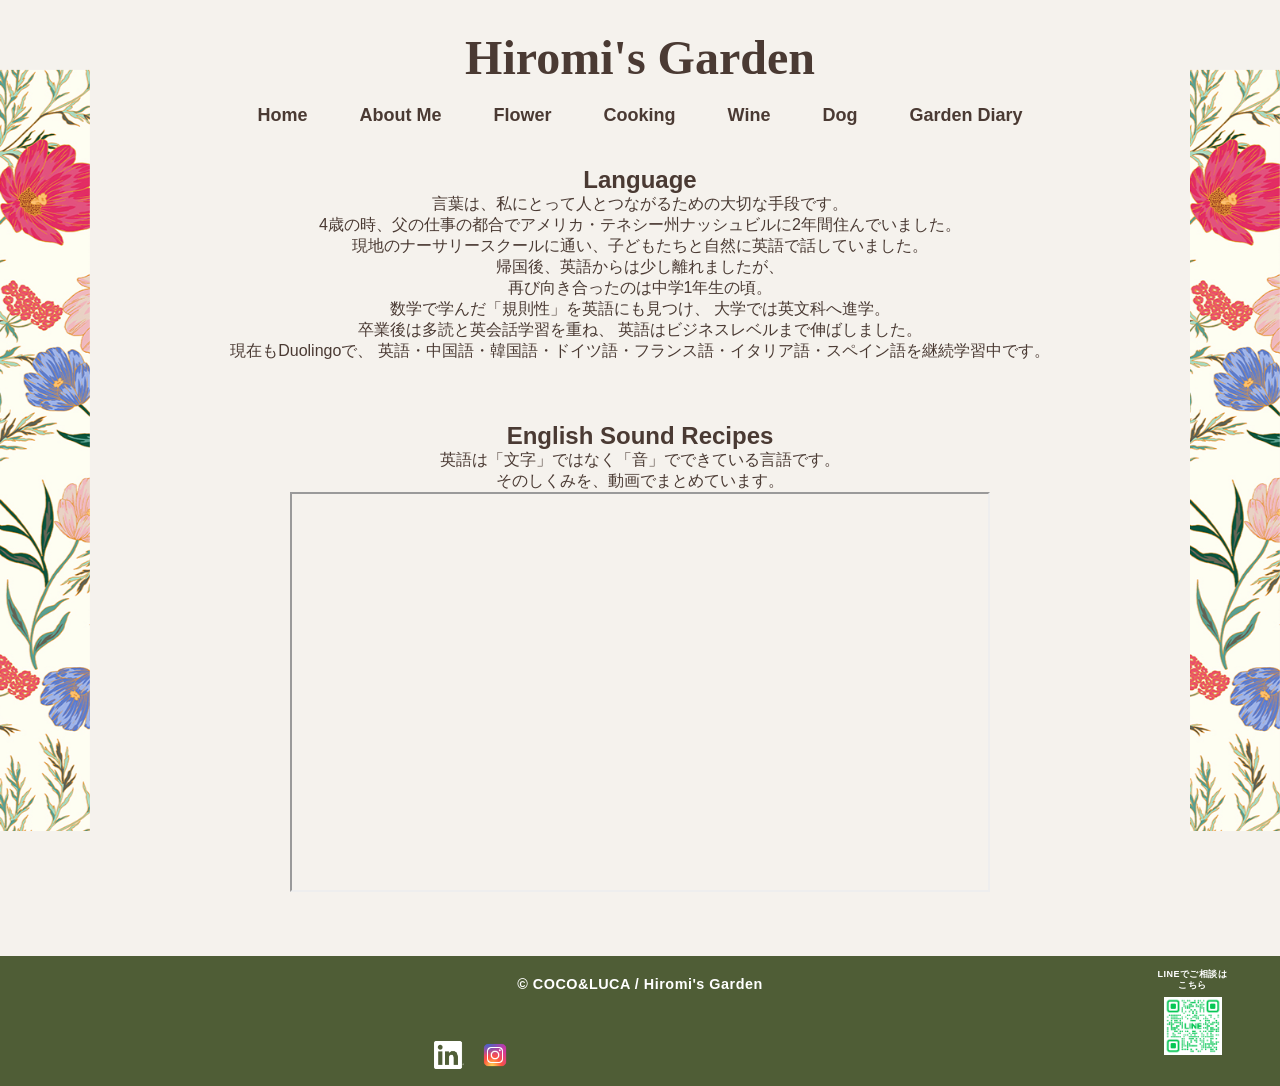
<file: language.html>
<!DOCTYPE html>
<html lang="ja">
<head>
  <meta charset="UTF-8">
  <meta name="viewport" content="width=device-width, initial-scale=1.0">
  <title>Language</title>
  <link rel="stylesheet" href="reset.css">
  <link rel="stylesheet" href="style.css">
   <link rel="icon" href="favicon-E.jpg">
</head>

<body>
 <div class="side-flower-left"></div>
  <div class="side-flower-right"></div>
  
  <header class="sub-header">
  <h1><a href="index.html">Hiromi's Garden</a></h1>
  <nav>
    <ul class="global-nav">
      <li><a href="index.html">Home</a></li>
      <li><a href="aboutme.html">About Me</a></li>
      <li><a href="flower.html">Flower</a></li>
      <li><a href="cooking.html">Cooking</a></li>
      <li><a href="wine.html">Wine</a></li>
      <li><a href="dog.html">Dog</a></li>
      <li><a href="gardendiary.html">Garden Diary</a></li>
    </ul>
  </nav>
</header>

<main>
  <section class="language-intro">
    <h1>Language</h1>
    <p class="lead">
      言葉は、私にとって人とつながるための大切な手段です。
    </p></section>

    <section class="language-text">
      <p>4歳の時、父の仕事の都合でアメリカ・テネシー州ナッシュビルに2年間住んでいました。<br>
現地のナーサリースクールに通い、子どもたちと自然に英語で話していました。</p>

<p>
  帰国後、英語からは少し離れましたが、<br>
再び向き合ったのは中学1年生の頃。
</p>

<p>
数学で学んだ「規則性」を英語にも見つけ、
大学では英文科へ進学。<br>
卒業後は多読と英会話学習を重ね、
英語はビジネスレベルまで伸ばしました。
</p>

<p>
  現在もDuolingoで、
英語・中国語・韓国語・ドイツ語・フランス語・イタリア語・スペイン語を継続学習中です。
</p>
    </section>

    <section class="sound-recipes">
      <h2>English Sound Recipes</h2>
      <p class="video-intro">
      英語は「文字」ではなく「音」でできている言語です。<br>
      そのしくみを、動画でまとめています。
      </p>
      <div class="video-box">
        <iframe src="https://www.youtube.com/embed/t28YEcX7YuA">
        </iframe>
      </div>
    </section>

</main>



<footer>
    <p>© COCO&LUCA / Hiromi's Garden</p>
    <div class="line-box">
      <p>LINEでご相談はこちら</p>
    <img src="Images/AboutMe/lineqr.png" class="line-qr">
    </div>

      <div class="sns-box">
      <a href="https://www.linkedin.com/in/%E6%B5%A9%E7%BE%8E-%E5%90%89%E7%94%B0-64b472148/" target="_blank">
        <img src="Images/AboutMe/LinkedInlogo.png" alt="LinkedIn">
      </a>

      <a href="https://www.instagram.com/chaneluna112/" target="_blank">
        <img src="Images/AboutMe/instagramlogo.png" alt="Instagram">
      </a>
    </div>
  </footer>


</body>
</html>
</file>
<file: style.css>
@charset "UTF-8";

body {
  margin: 0;
  font-family: "Yu Gothic", "Hiragino Kaku Gothic ProN", sans-serif;
  background: #f5f2ed;
  color: #4a3a33;
  text-align: center;
}

.side-flower-left {
  position: fixed;
  left: 0;
  top: 0;
  width: 90px;
  height: 100vh;
  background:url(Images/Flower/flowerprint1.png);
  background-size: cover;
  background-position: center;
  z-index: -1;
}

.side-flower-right {
  position: fixed;
  right: 0;
  top: 0;
  width: 90px;
  height: 100vh;
  background:url(Images/Flower/flowerprint1.png);
  background-size: cover;
  background-position: center;
  z-index: -1;
}

header {
  padding: 30px 20px 10px;
}

header h1 {
  margin: 0;
  font-size: 2.4rem;
  font-family: Georgia, "Times New Roman", serif;
  color: #4a3a33;
}

.sub-header h1{
  font-size: 48px;
  margin-bottom: 18px;
}

.sub-header h1 a{
  text-decoration: none;
  color: #4a3a33;
}

header p {
  margin-top: 10px;
  font-size: 1.1rem;
  color: #6b7440;
}

.intro-text {
  margin-top: 30px;
  line-height: 1.8;
  font-size: 16px;
}

.global-nav{
  list-style: none;
  display: flex;
  justify-content: center;
  gap: 28px;
  padding: 0;
  margin: 18px 0 0 0;
}

.global-nav li{
  margin: 0;
}

.global-nav a{
  text-decoration: none;
  color: #4a3a33;
  font-size: 18px;
  font-weight: 600;
}

.global-nav a:hover{
  color: #b56a6a;
}

.title-group h1 a{
  text-decoration: none;
  color: #4a3a33;
}

.logo {
  width: 150px;
  display: block;
  margin: 0 auto 8%;
}

nav {
  margin: 20px 0 30px;
}

nav a {
  margin: 0 12px;
  text-decoration: none;
  color: #4a2c2a;
  font-weight: 600;
  transition: 0.3s;
}

nav a:hover {
  color: #7a8f45;
}

.hero {
  max-width: 1100px;
  margin: 0 auto 40px;
  padding: 0 20px;
}

.hero img {
  width: 100%;
  height: auto;
  border-radius: 12px;
  box-shadow: 0 8px 18px rgba(0, 0, 0, 0.08);
}



/* ここからaboutme */
.about{
  display: block;
  justify-content: center;
  gap: 90px;
  align-items: flex-start;
  padding-left: 80px;
  padding-right: 40px;
}

.about-text {
  flex: 1.4;
  color: #4a3a33;
  line-height: 2;
  margin-top: 40px;
}

.about-text h2{
  font-size: 42px;
  margin-bottom: 30px;
  color: #4a3a33;
}

.about-text .lead {
  font-size: 22px;
  font-weight: 600;
  margin-bottom: 30px;
}
.about-text p{
  font-size: 17px;
  color: #5a4c45;
  margin-bottom: 22px;
}

.about-photo {
  margin-top: 120px;
  flex: 0.8;
  text-align: center;
  position: relative;
  margin-right: 0;
  margin-bottom: 30px;
}

.about-photo img {
  width: 280px;
  max-width: 100%;
  height: auto;
  border-radius: 24px;
  box-shadow: 0 8px 20px rgba(0, 0, 0, 0.12);
}

.profile-img{
  width: 280px;
  height: auto;
  display: block;
  border-radius: 24px;
  margin: 0 auto;
}

.about .profile-img {
 width: 280px !important;
  max-width: 280px !important;
  height: auto !important;
  display: block;
  margin: 0 auto;
  border-radius: 24px;
}

.about-video {
  text-align: center;
  margin: 60px auto;
}

.about-video iframe {
  width: 80%;
  max-width: 600px;
  height: 340px;
}

/* ここからFlower */
.flower-hero img{
  width: 500px;
  max-width: 90%;
  height: auto;
  display:block;
  margin:40px auto;
}

.flower-intro{
  width: 100%;
  margin:0 auto 60px;
  text-align:center;
  line-height:2;
  padding:0 20px;
}

.flower-intro h2{
  font-size:2rem;
  font-size: 52px;
  margin-bottom:20px;
}

.flower-intro p{
  color:#5a4637;
  line-height:2;
  font: size 22px;
  max-width: 1000px;
  margin: 0 auto 28px;
}

/* ここから料理 */
.cooking-text{
  max-width: 800px;
  width: 90%;
  margin: 0 auto;
  text-align: center;
  line-height: 2;
}

.cooking-text p{
  font-size: 20px;
  color: #4a3a33;
  margin-bottom: 24px;
}

.cooking-gallery{
  max-width: 1100px;
  margin: 70px auto;
  text-align: center;
}

.cooking-gallery h2{
  font-size: 42px;
  margin-bottom: 40px;
  color:#4a3a33;
}

.gallery-grid{
  display:flex;
  gap: 32px;
  overflow-x: auto;
  padding: 20px 40px 40px;
  scroll-snap-type:x mandatory;
}

.gallery-grid figure{
  width:420px;
  margin:0;
}

.gallery-grid img{
  width:100%;
  height:320px;
  object-fit:cover;
  border-radius:8px;
}

.gallery-grid figcaption{
  margin-top:15px;
  font-size:16px;
  line-height:1.8;
  color:#5a4637;
}

.gallery-item {
  min-width: 420px;
  scroll-snap-align: center;
  animation: fadeup 0.8s ease both;
}

/* ここからWine */
.kamon-gallery {
  text-align: center;
  margin: 80px auto;
}

.gallery-grid {
  display: flex;
  justify-content: center;
  gap: 20px;
  flex-wrap: wrap;
}

.gallery-grid img {
  width: 300px;
  max-width: 320px;
  height: auto;
  border-radius: 8px;
}

.gallery-caption {
  margin-top: 20px;
  font-size: 14px;
  color: #6b5d52;
}

.today-selection h2 {
  width: 100%;
  text-align: center;
}
.today-selection {
  display: flex;
  text-align: center;
  justify-content: center;
  gap: 30px;
  flex-wrap: wrap;
}

.today-selection img {
  width: 80%;
  max-width: 900px;
  height: auto;
  border-radius: 16px;
}


/* ここからDog */
.dog-gallery {
  display: flex;
  justify-content: center;
  gap: 30px;
}

.dog-gallery figure {
  width: 420px;
  margin: 0;
  text-align: center;
  border-radius: 16px;
  overflow: hidden;
}

.dog-gallery img {
  width: 420px;
  height: 300px;
  object-fit: contain;
  border-radius: 16px; 
  background: #f7f3ee;
  display: block;
  overflow: hidden;
}
 
.dog-gallery figcaption {
  margin-top: 10px;
  font-size: 18px;
  font-weight: 700;
  color: #4a3a33
}

.dog-link {
  text-align: center;
  margin: 30px 0 50px;
}

.dog-btn {
  display: inline-block;
  margin-top: 8px;
  padding: 10px 20px;
  background-color: #4f5d36;
  color: #ffffff;
  text-decoration: none;
  border-radius: 8px;
}

/* ここからLanguage */
.video-box iframe {
  width: 90%;
  max-width: 700px;
  height: 400px;
}

.sound-recipes {
  margin-top: 60px;
}


/* ここからフッター */
footer {
  background:#4f5d36;
  color:#ffffff;
  text-align:center;
  padding:18px 10px;
  margin-top:60px;
  font-size:14px;
  font-weight: 700;
  letter-spacing: 0.5px;
  position: relative;
  min-height: 130px;
}

.line-box {
  position: absolute;
  right: 40px;
  bottom: 20px;
  width: 95px !important;
  padding: 8px !important;
}

.line-box p {
  font-size: 9px;
  line-height: 1.3;
  margin: 0 0 5px;
  color: #ffffff !important;
}

.line-box img,
.line-qr {
  width: 58px !important;
  height: auto !important;
}

footer a {
  display: inline-block;
  margin: 0 4px;
}

footer a img {
  width: 30px;
  height: 30px;
  object-fit: contain;
}

footer .sns-box {
  position: absolute;
  left: 430px;
  bottom: 24px;
  display: flex;
  gap: 8px;
}

.sns-box {
  width: 22px !important;
  height: 22px !important;
  object-fit: contain;
}

.copyright {
  color: #ffffff !important
}

footer, footer p, footer .copyright {
  color: #ffffff !important;
}





@keyframes fadeUp {
  from{
    opacity: 0;
    transform: transateY(20px);
  }

  to {
    opacity: 1;
    transform: translateY(0);
  }
  }


footer {
  padding: 20px;
  font-size: 0.9rem;
  color: #7b6a5f;
}

/* ここからメディアクエリ */
@media screen and (max-width: 768px) {

  header {
    padding: 30px 20px;
  }

  .glabal-nav {
    flex-wrap: wrap;
    gap: 20px;
  }

  main {
    padding: 0 20px;
  }

  .about {
    display: block;
    padding: 0 20px;
    text-align: center;
  }

  .about-photo {
    margin: 40px auto;
    left: 0;
    margin-right: 0;
  }

  .dog-gallery img,
  .gallery-grid img,
  .today-selection img {
    max-width: 90%;
    height: auto;
  }

  .video-box iframe, 
  .abouto-video iframe {
    width: 90%;
    max-width: 700px;
    height: 380px;
  }
}

@media screen and (max-width: 440px) {

  header h1 {
    font-size: 28px;
  }

  .globao-nav {
   display: grid;
    grid-template-columns: repeat(2, minmax(0, 1fr));
    width: 100%;
    gap: 12px 8px;
    margin: 20px auto;
    padding: 0;
  }
  
  .global-nav li {
    margin: 0;
    text-align: center;
    list-style: none;
  }

  .global-nav a {
    display: block;
    font-size: 16px;
  }
  

  main {
    padding: 0 15px;
  }

  img {
    max-width: 100%;
    height: auto;
  }

  .about,
  .dog-gallery,
  .gallery-grid,
  .today-selection {
    display: block;
    text-align: center;
  }

  .about-photo,
  .dog-gallery figure,
  .gallery-grid figure,
  .today-selection figure {
    width: 100%;
    margin: 30px auto;
  }

  .profile-img,
  .about-photo img {
    width: 220px;
    max-width: 90%;
  }

  .dog-gallery img,
  .gallery-grid img,
  .today-selection img {
    width: 100%;
    max-width: 320px;
    height: auto;
  }

  .language-text,
  .wine-text,
  .about-text {
    max-width: 100%;
    padding: 0 10px;
    line-height: 1.8;
  }

.video-box iframe,
.about-video iframe {
  width: 100%;
  height: 220px;
}

footer {
  font-size: 12px;
  padding: 16px 8px;
}
}
</file>
